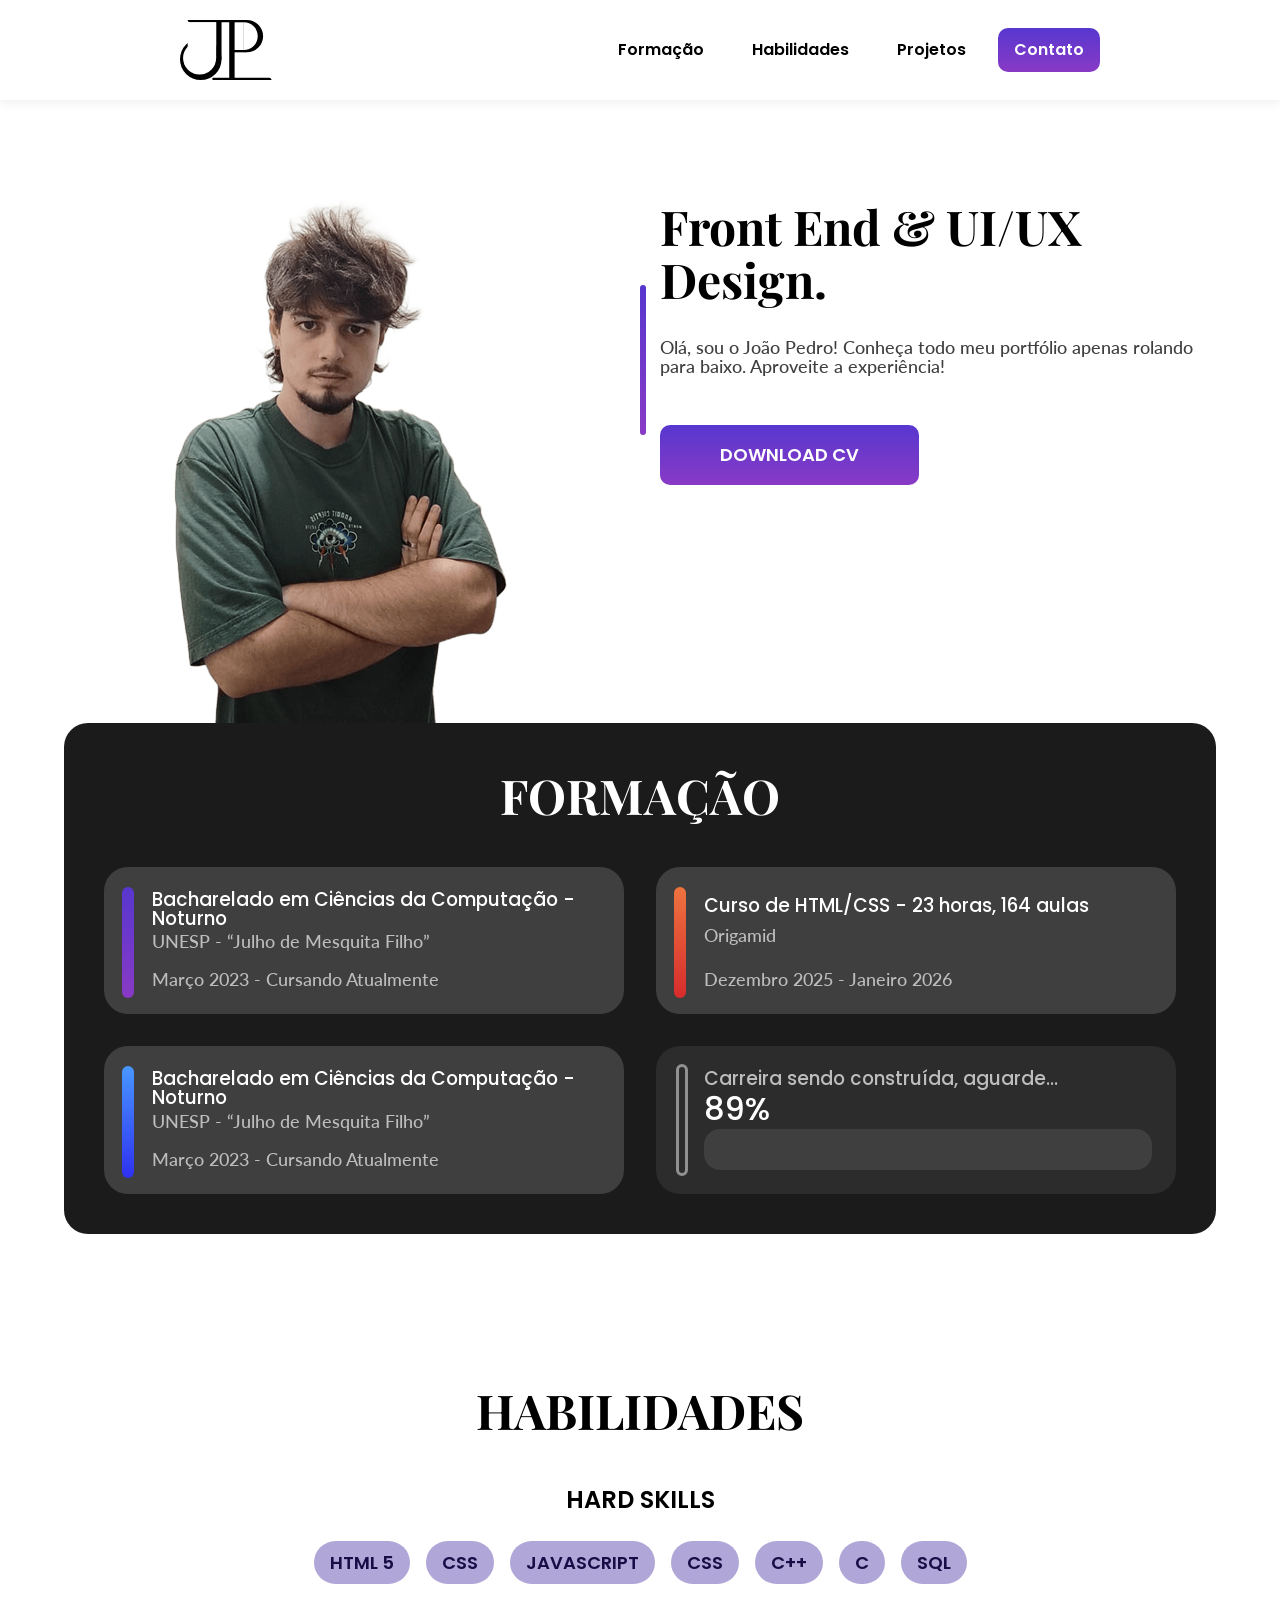
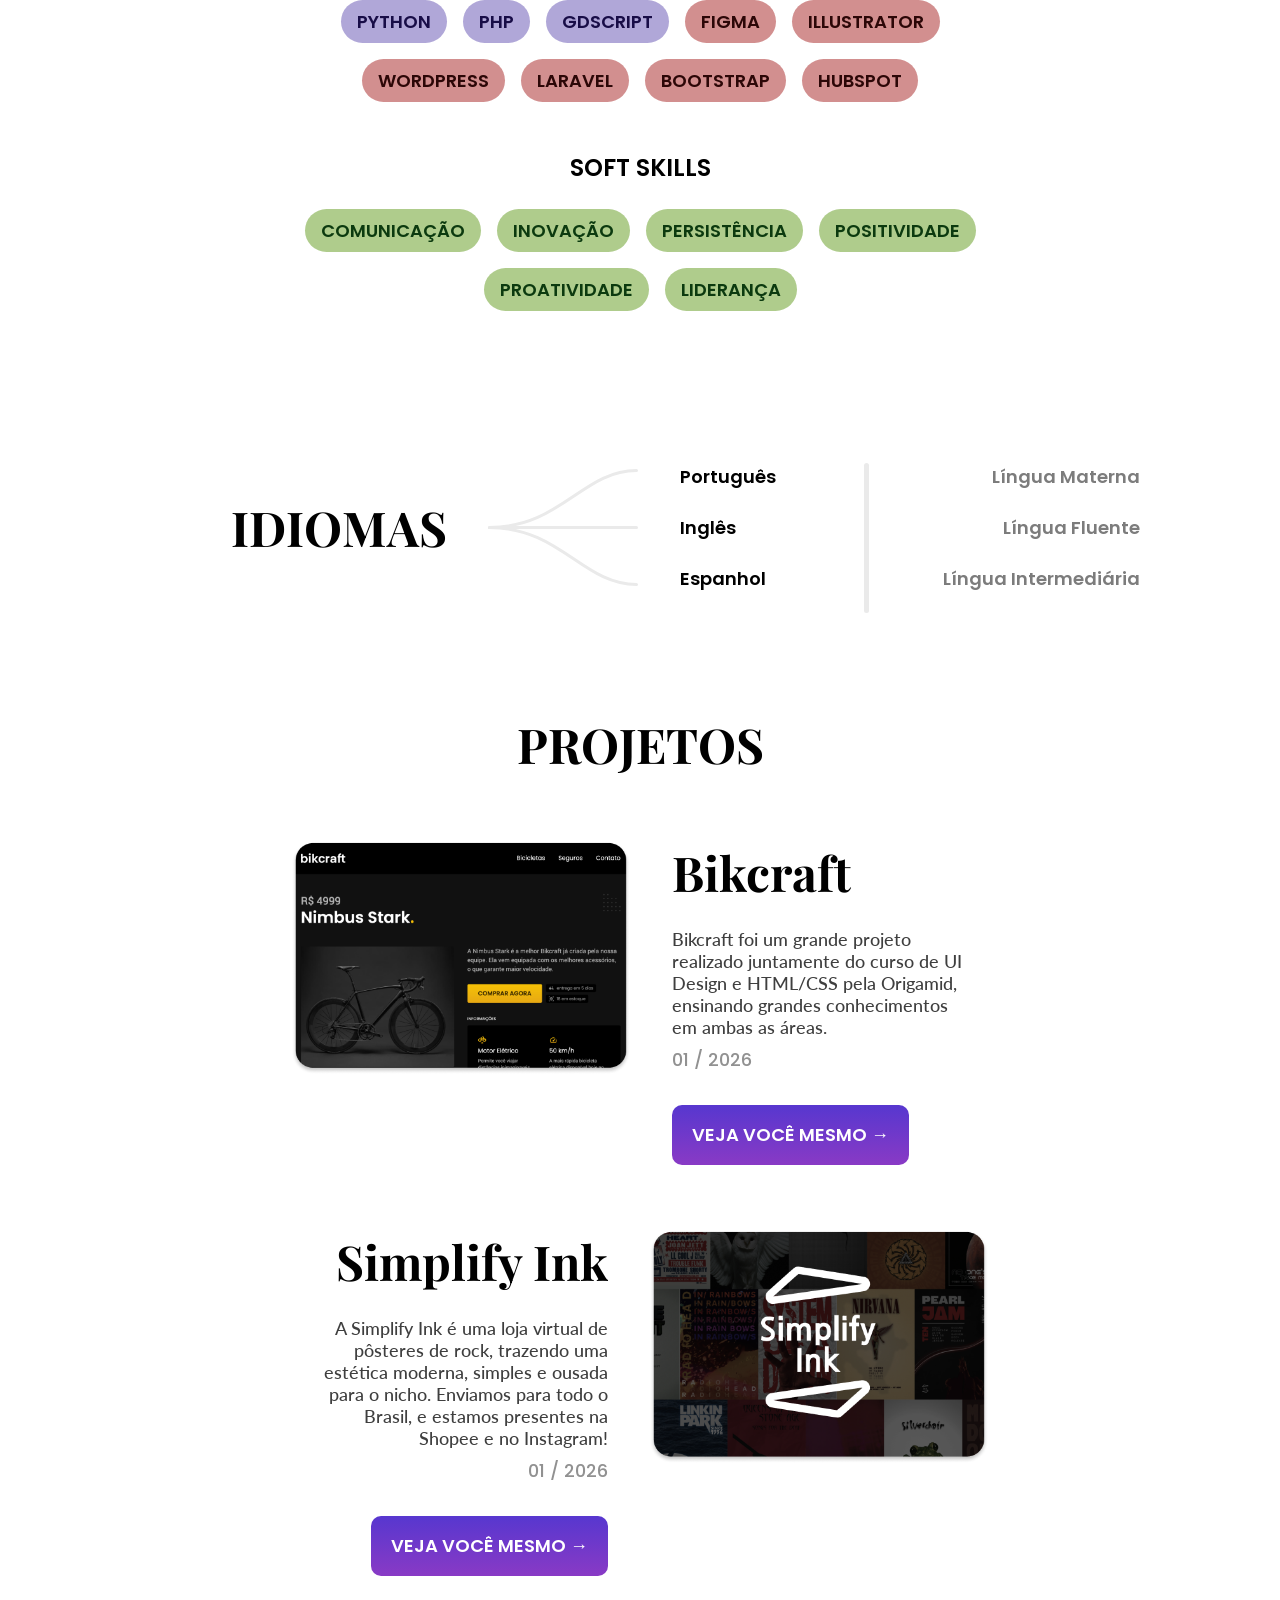
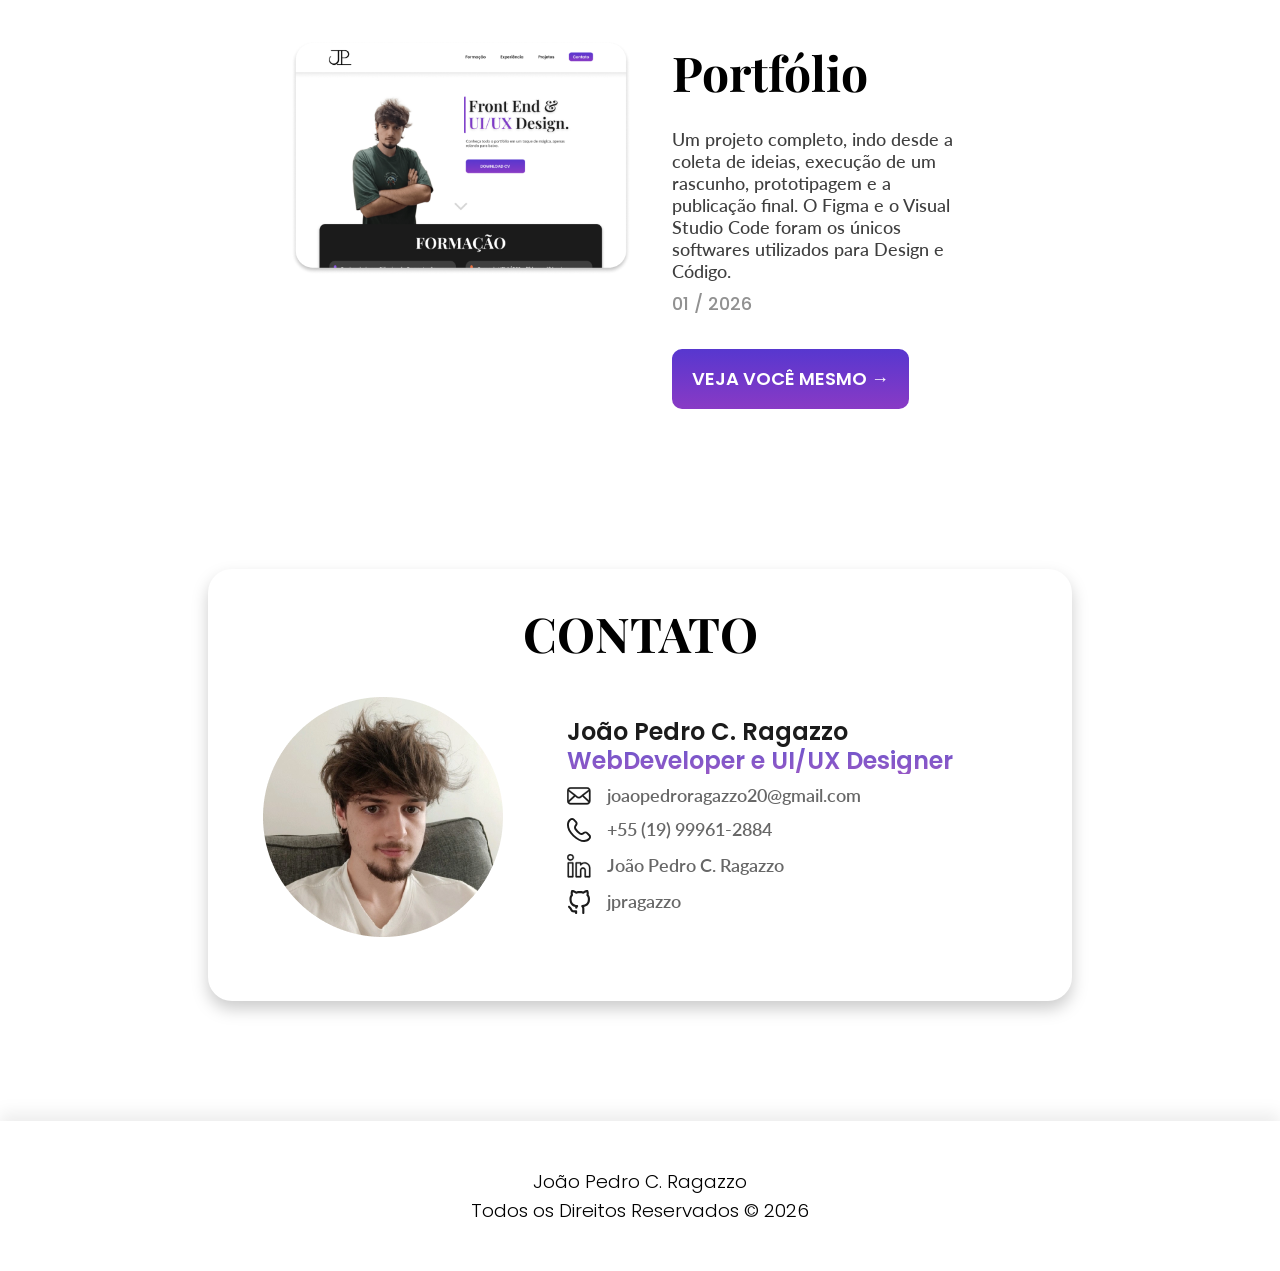
<file: index.html>
<!DOCTYPE html>
<html lang="en">

<head>
    <meta charset="UTF-8">
    <meta name="viewport" content="width=device-width, initial-scale=1.0">
    <meta name="description" content="Seja bem vindo meu portfólio. Explore meus projetos!">
    <title>Portfólio do JP</title>
    <link rel="stylesheet" href="css/global.css">
    <link rel="stylesheet" href="css/style.css">
    <link rel="preconnect" href="https://fonts.googleapis.com">
    <link rel="preconnect" href="https://fonts.gstatic.com" crossorigin>
    <link href="https://fonts.googleapis.com/css2?family=Lato:ital,wght@0,100;0,300;0,400;0,700;0,900;1,100;1,300;1,400;1,700;1,900&family=Playfair+Display:ital,wght@0,400..900;1,400..900&family=Poppins:ital,wght@0,100;0,200;0,300;0,400;0,500;0,600;0,700;0,800;0,900;1,100;1,200;1,300;1,400;1,500;1,600;1,700;1,800;1,900&display=swap" rel="stylesheet">
</head>

<body>
    <header class="header">
        <img src="images/LOGO.svg" alt="Logo do jota.">
        <nav>
            <ul class="header-menu">
                <li><a href="#formacao">Formação</a></li>
                <li><a href="#habilidades">Habilidades</a></li>
                <li><a href="#projetos">Projetos</a></li>
                <li><a href="#contato" class="my-button-0">Contato</a></li>
            </ul>
        </nav>
    </header>

    <main class="introducao">
        <img id="introducao-imagem" src="images/FOTO.png" alt="">
        <div id="introducao-texto">
            <h1 id="h1-1" class="playfair-display">Front End & UI/UX Design. </h1>
            <p class="margin-top-32">Olá, sou o João Pedro! Conheça todo meu portfólio apenas rolando para baixo. Aproveite a experiência!</p>
            <a class="my-button-1 margin-top-48" href="cv/CV-pt.pdf">DOWNLOAD CV</a>
        </div>
    </main>

    <section class="formacao" id="formacao">
        <h1 class="playfair-display">FORMAÇÃO</h1>
        <div class="formacao-itens">
            <div class="formacao-itens-1">
                <h3>Bacharelado em Ciências da Computação - Noturno</h3>
                <p class="formacao-itens-1-instituicao">UNESP - “Julho de Mesquita Filho”</p>
                <p class="formacao-itens-1-data">Março 2023 - Cursando Atualmente</p>
            </div>
            <div class="formacao-itens-2">
                <h3>Curso de HTML/CSS - 23 horas, 164 aulas</h3>
                <p class="formacao-itens-1-instituicao">Origamid</p>
                <p class="formacao-itens-1-data">Dezembro 2025 - Janeiro 2026</p>
            </div>
            <div class="formacao-itens-3">
                <h3>Bacharelado em Ciências da Computação - Noturno</h3>
                <p class="formacao-itens-1-instituicao">UNESP - “Julho de Mesquita Filho”</p>
                <p class="formacao-itens-1-data">Março 2023 - Cursando Atualmente</p>
            </div>
            <div class="formacao-itens-4">
                <h3>Carreira sendo construída, aguarde...</h3>
                <h2>89%</h2>
                <span id="span"></span>
                <span id="span2"></span>
            </div>
        </div>
    </section>

    <section class="habilidades" id="habilidades">
        <h1 class="playfair-display"> HABILIDADES</h1>
        <p class="margin-top-48">HARD SKILLS</p>
        <div class="hard-skills">
            <span class="skill-unica azul">HTML 5</span>
            <span class="skill-unica azul">CSS</span>
            <span class="skill-unica azul">JAVASCRIPT</span>
            <span class="skill-unica azul">CSS</span>
            <span class="skill-unica azul">C++</span>
            <span class="skill-unica azul">C</span>
            <span class="skill-unica azul">SQL</span>
            <span class="skill-unica azul">PYTHON</span>
            <span class="skill-unica azul">PHP</span>
            <span class="skill-unica azul">GDSCRIPT</span>
            <span class="skill-unica vermelho">FIGMA</span>
            <span class="skill-unica vermelho">ILLUSTRATOR</span>
            <span class="skill-unica vermelho">WORDPRESS</span>
            <span class="skill-unica vermelho">LARAVEL</span>
            <span class="skill-unica vermelho">BOOTSTRAP</span>
            <span class="skill-unica vermelho">HUBSPOT</span>


        </div>
        <p class="margin-top-48">SOFT SKILLS</p>
        <div class="hard-skills">
            <span class="skill-unica verde">COMUNICAÇÃO</span>
            <span class="skill-unica verde">INOVAÇÃO</span>
            <span class="skill-unica verde">PERSISTÊNCIA</span>
            <span class="skill-unica verde">POSITIVIDADE</span>
            <span class="skill-unica verde">PROATIVIDADE</span>
            <span class="skill-unica verde">LIDERANÇA</span>
        </div>
    </section>

    <section class="idiomas">
        <h3 class="h3-2 playfair-display">IDIOMAS</h3>
        <img id="imagem-setas" src="images/setas.svg" alt="setas aqui">
        <div class="grid">
            <div class="grid-idioma">
                <p class="idioma">Português</p>
                <p class="proficiencia">Língua Materna</p>
            </div>
            <div class="grid-idioma">
                <p class="idioma">Inglês</p>
                <p class="proficiencia">Língua Fluente</p>
            </div>
            <div class="grid-idioma">
                <p class="idioma">Espanhol</p>
                <p class="proficiencia">Língua Intermediária</p>
            </div>
        </div>
    </section>

    <section class="projetos" id="projetos">
        <h1 class="playfair-display h1-2">PROJETOS</h1>
        <div>
            <div class="grid-2 margin-top-64">
                <div class="projetos-texto-1">
                    <h2 class="h2-3 playfair-display">Bikcraft</h2>
                    <p class="projetos-texto-p-1"> Bikcraft foi um grande projeto realizado juntamente do curso de UI Design e HTML/CSS pela Origamid, ensinando grandes conhecimentos em ambas as áreas. </p>
                    <p class="projetos-texto-p-2">01 / 2026</p>
                    <a class="my-button-2 margin-top-32" href="/">VEJA VOCÊ MESMO →</a>
                </div>
                <img class="projetos-img-2" src="images/bikcraft.png" alt="">
            </div>

            <div class="grid-2 margin-top-64">
                <div class="projetos-texto-2">
                    <h2 class="h2-3 playfair-display">Simplify Ink</h2>
                    <p class="projetos-texto-p-1"> A Simplify Ink é uma loja virtual de pôsteres de rock, trazendo uma estética moderna, simples e ousada para o nicho. Enviamos para todo o Brasil, e estamos presentes na Shopee e no Instagram! </p>
                    <p class="projetos-texto-p-2">01 / 2026</p>
                    <a class="my-button-2 margin-top-32" href="/">VEJA VOCÊ MESMO →</a>
                </div>
                <img class="projetos-img-2" src="images/simplify.png" alt="">
            </div>

            <div class="grid-2 margin-top-64">
                <div class="projetos-texto-1">
                    <h2 class="h2-3 playfair-display">Portfólio</h2>
                    <p class="projetos-texto-p-1"> Um projeto completo, indo desde a coleta de ideias, execução de um rascunho, prototipagem e a publicação final. O Figma e o Visual Studio Code foram os únicos softwares utilizados para Design e Código. </p>
                    <p class="projetos-texto-p-2">01 / 2026</p>
                    <a class="my-button-2 margin-top-32" href="/">VEJA VOCÊ MESMO →</a>
                </div>
                <img class="projetos-img-2" src="images/portfolio.png" alt="">
            </div>

        </div>
    </section>

    <section class="contato" id="contato">
        <div class="contato-caixa">
            <h1 class="h1-text-align playfair-display "> CONTATO</h1>
            <div class="contato-caixa-fototexto">
                <img class="contato-caixa-foto" src="images/MINHA FOTO.png" alt="Minha Foto">
                <div class="contato-caixa-texto">
                    <h1>João Pedro C. Ragazzo</h1>
                    <h2>WebDeveloper e UI/UX Designer</h2>
                    <div class="flex">
                        <img src="images/email.svg" alt="">
                        <p>joaopedroragazzo20@gmail.com</p>
                    </div>
                    <div class="flex">

                        <img src="images/phone.svg" alt="">
                        <p>+55 (19) 99961-2884</p>

                    </div>
                    <div class="flex">

                        <img src="images/linkedin.svg" alt="">
                        <p>João Pedro C. Ragazzo</p>

                    </div>
                    <div class="flex">

                        <img src="images/github.svg" alt="">
                        <p>jpragazzo</p>

                    </div>
                </div>
            </div>
        </div>
    </section>

    <footer class="footer">
        <h3> João Pedro C. Ragazzo</h3>
        <h3> Todos os Direitos Reservados © 2026</h3>
    </footer>
</body>

</html>
</file>
<file: css/global.css>
body {
    font-family: Poppins, Arial, Helvetica, sans-serif;
    margin: 0px;
    color: black;
    --c3: #3f3f3f;
}

h1,
h2,
h3,
p {
    margin: 0px;
    font-weight: 300;
}

ul {
    margin: 0px;
    padding: 0px;
    list-style: none;
}

a {
    text-decoration: none;
    color: inherit;
    font-family: "Poppins", sans-serif;
    font-weight: 600;
}

p {
    font-size: 1rem;
    font-family: "Lato", Arial, sans-serif;
    font-size: 18px;
}

.playfair-display {
    font-family: "Playfair Display";
    font-weight: 700;
    font-size: 72px;
}

.poppins-semibold {
    font-family: "Poppins", sans-serif;
    font-weight: 600;
    font-style: normal;
}

.lato-regular {
    font-family: "Lato", sans-serif;
    font-weight: 400;
    font-style: normal;
}

.lato-bold {
    font-family: "Lato", sans-serif;
    font-weight: 700;
    font-style: normal;
}

.lato-black {
    font-family: "Lato", sans-serif;
    font-weight: 900;
    font-style: normal;
}

.my-button-1 {
    padding: 18px 60px;
    border-radius: 10px;
    font-size: 18px;
    line-height: 24px;
    color: white;
    background: linear-gradient(#5737cf, #893ac5);
}

.my-button-2 {
    padding: 18px 20px;
    border-radius: 10px;
    font-size: 18px;
    line-height: 24px;
    color: white;
    background: linear-gradient(#5737cf, #893ac5);
}

.margin-top-32 {
    margin-top: 2rem;
}

.margin-top-48 {
    margin-top: 3rem;
}

.margin-top-64 {
    margin-top: 4rem;
}

@media (max-width: 1300px) {
    .projetos,
    .habilidades {
        max-width: 700px;
        margin: 0 auto;
        margin-top: 120px;
    }

    .idiomas {
        margin-top: 120px;
    }

    .playfair-display {
        font-size: 48px;
    }

    .skill-unica {
        padding: 8px 16px;
        font-weight: 600;
        font-size: 18px;
        border-radius: 50px;
    }
}

@media (max-width: 550px) {
    p,
    h3 {
        font-size: 16px;
    }

    .playfair-display {
        font-size: 36px;
    }

    .my-button-1 {
        padding: 1rem 2rem;
    }

    .my-button-2 {
        margin-top: 1rem;
    }

    .skill-unica {
        padding: 6px 12px;
        font-weight: 600;
        font-size: 16px;
        border-radius: 50px;
    }
}
</file>
<file: css/style.css>
@import url(header.css);
@import url(introducao.css);
@import url(formacao.css);
@import url(habilidades.css);
@import url(idiomas.css);
@import url(projetos.css);
@import url(global.css);
@import url(contato.css);
@import url(footer.css);
</file>
